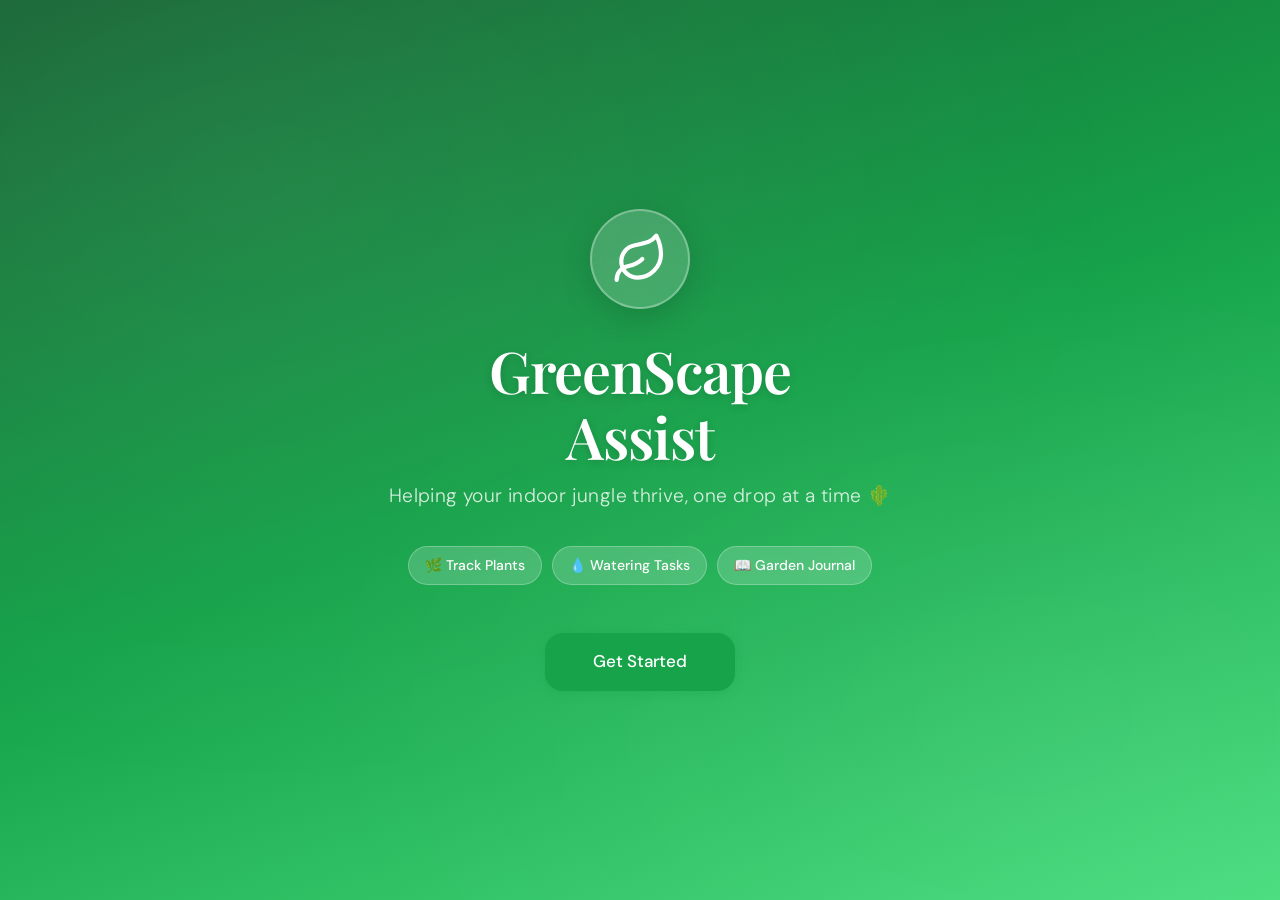
<file: index.html>
<!DOCTYPE html>
<html lang="en">
<head>
  <meta charset="UTF-8" />
  <meta name="viewport" content="width=device-width, initial-scale=1.0" />
  <title>GreenScape Assist – Where Gardens Flourish</title>
  <link rel="stylesheet" href="styles/main.css" />
  <link rel="preconnect" href="https://fonts.googleapis.com">
  <link href="https://fonts.googleapis.com/css2?family=Playfair+Display:wght@400;600&family=DM+Sans:wght@300;400;500&display=swap" rel="stylesheet">
</head>
<body class="welcome-page">

  <div class="welcome-bg">
    <div class="leaf-pattern"></div>
  </div>

  <main class="welcome-container">
    <div class="welcome-content">
      <div class="logo-circle">
        <svg width="56" height="56" viewBox="0 0 24 24" fill="none" stroke="white" stroke-width="1.8" stroke-linecap="round" stroke-linejoin="round">
          <path d="M11 20A7 7 0 0 1 9.8 6.1C15.5 5 17 4.48 19 2c1 2 2 4.18 2 8 0 5.5-4.78 10-10 10z"/>
          <path d="M2 21c0-3 1.85-5.36 5.08-6C9.5 14.52 12 13 13 12"/>
        </svg>
      </div>

      <h1 class="welcome-title">GreenScape<br>Assist</h1>
      <p class="welcome-tagline">Helping your indoor jungle thrive, one drop at a time 🌵</p>

      <div class="welcome-features">
        <div class="feature-pill">🌿 Track Plants</div>
        <div class="feature-pill">💧 Watering Tasks</div>
        <div class="feature-pill">📖 Garden Journal</div>
      </div>

      <a href="garden.html" class="btn-primary btn-large" onclick="localStorage.setItem('hasVisited','true')">
        Get Started
      </a>
    </div>
  </main>

  <script>
    /* REDIRECT REMOVED FOR MAINTENANCE: 
       We commented this out so the welcome page stays visible.
    
    if (localStorage.getItem('hasVisited')) {
      window.location.href = 'garden.html';
    }
    */
  </script>
</body>
</html>
</file>
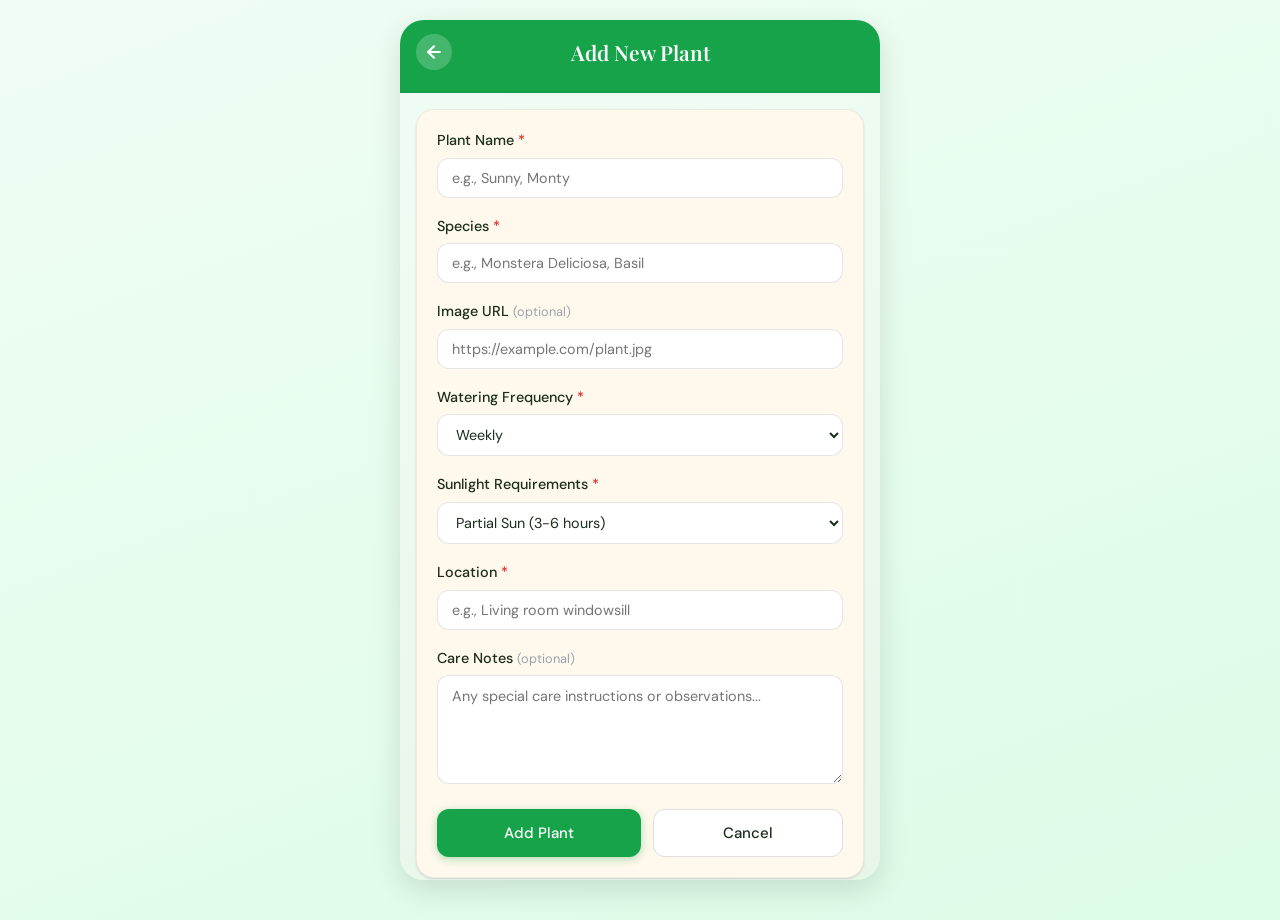
<file: add-plant.html>
<!DOCTYPE html>
<html lang="en">
<head>
  <meta charset="UTF-8" />
  <meta name="viewport" content="width=device-width, initial-scale=1.0" />
  <title>Add Plant – GreenScape Assist</title>
  <link rel="stylesheet" href="styles/main.css" />
  <link rel="preconnect" href="https://fonts.googleapis.com">
  <link href="https://fonts.googleapis.com/css2?family=Playfair+Display:wght@400;600&family=DM+Sans:wght@300;400;500&display=swap" rel="stylesheet">
</head>
<body class="app-page">

  <div class="app-shell">
    <header class="app-header app-header--green">
      <div class="header-inner">
        <a href="garden.html" class="icon-btn icon-btn--white" aria-label="Back">
          <svg width="20" height="20" viewBox="0 0 24 24" fill="none" stroke="currentColor" stroke-width="2.5" stroke-linecap="round" stroke-linejoin="round"><path d="M19 12H5"/><path d="m12 19-7-7 7-7"/></svg>
        </a>
        <h1 class="header-title header-title--white">Add New Plant</h1>
        <div style="width:36px"></div>
      </div>
    </header>

    <main class="main-scroll">
      <div class="form-card">
        <div class="form-group">
          <label class="form-label" for="name">Plant Name <span class="required">*</span></label>
          <input class="form-input" type="text" id="name" placeholder="e.g., Sunny, Monty" />
        </div>

        <div class="form-group">
          <label class="form-label" for="species">Species <span class="required">*</span></label>
          <input class="form-input" type="text" id="species" placeholder="e.g., Monstera Deliciosa, Basil" />
        </div>

        <div class="form-group">
          <label class="form-label" for="image">Image URL <span class="optional">(optional)</span></label>
          <input class="form-input" type="url" id="image" placeholder="https://example.com/plant.jpg" />
        </div>

        <div class="form-group">
          <label class="form-label" for="wateringFrequency">Watering Frequency <span class="required">*</span></label>
          <select class="form-input form-select" id="wateringFrequency">
            <option value="1">Daily</option>
            <option value="2">Every 2 days</option>
            <option value="3">Every 3 days</option>
            <option value="7" selected>Weekly</option>
            <option value="14">Every 2 weeks</option>
            <option value="21">Every 3 weeks</option>
            <option value="30">Monthly</option>
          </select>
        </div>

        <div class="form-group">
          <label class="form-label" for="sunlight">Sunlight Requirements <span class="required">*</span></label>
          <select class="form-input form-select" id="sunlight">
            <option value="full">Full Sun (6+ hours)</option>
            <option value="partial" selected>Partial Sun (3-6 hours)</option>
            <option value="shade">Shade (Less than 3 hours)</option>
          </select>
        </div>

        <div class="form-group">
          <label class="form-label" for="location">Location <span class="required">*</span></label>
          <input class="form-input" type="text" id="location" placeholder="e.g., Living room windowsill" />
        </div>

        <div class="form-group">
          <label class="form-label" for="notes">Care Notes <span class="optional">(optional)</span></label>
          <textarea class="form-input form-textarea" id="notes" placeholder="Any special care instructions or observations..." rows="4"></textarea>
        </div>

        <div class="btn-row mt-4">
          <button class="btn-primary flex-1" onclick="submitPlant()">Add Plant</button>
          <a href="garden.html" class="btn-outline flex-1 text-center">Cancel</a>
        </div>
      </div>
    </main>
  </div>

  <script src="scripts/data.js"></script>
  <script>
    function submitPlant() {
      const name = document.getElementById('name').value.trim();
      const species = document.getElementById('species').value.trim();
      const location = document.getElementById('location').value.trim();

      if (!name || !species || !location) {
        showToast('Please fill in all required fields', 'error');
        return;
      }

      const plant = {
        id: Date.now().toString(),
        name,
        species,
        image: document.getElementById('image').value.trim() ||
          'https://images.unsplash.com/photo-1416879595882-3373a0480b5b?w=400',
        wateringFrequency: parseInt(document.getElementById('wateringFrequency').value),
        sunlight: document.getElementById('sunlight').value,
        location,
        notes: document.getElementById('notes').value.trim(),
        lastWatered: new Date().toISOString(),
      };

      addPlant(plant);
      showToast(`${name} added to your garden! 🌱`);
      setTimeout(() => window.location.href = 'garden.html', 900);
    }
  </script>
</body>
</html>
</file>
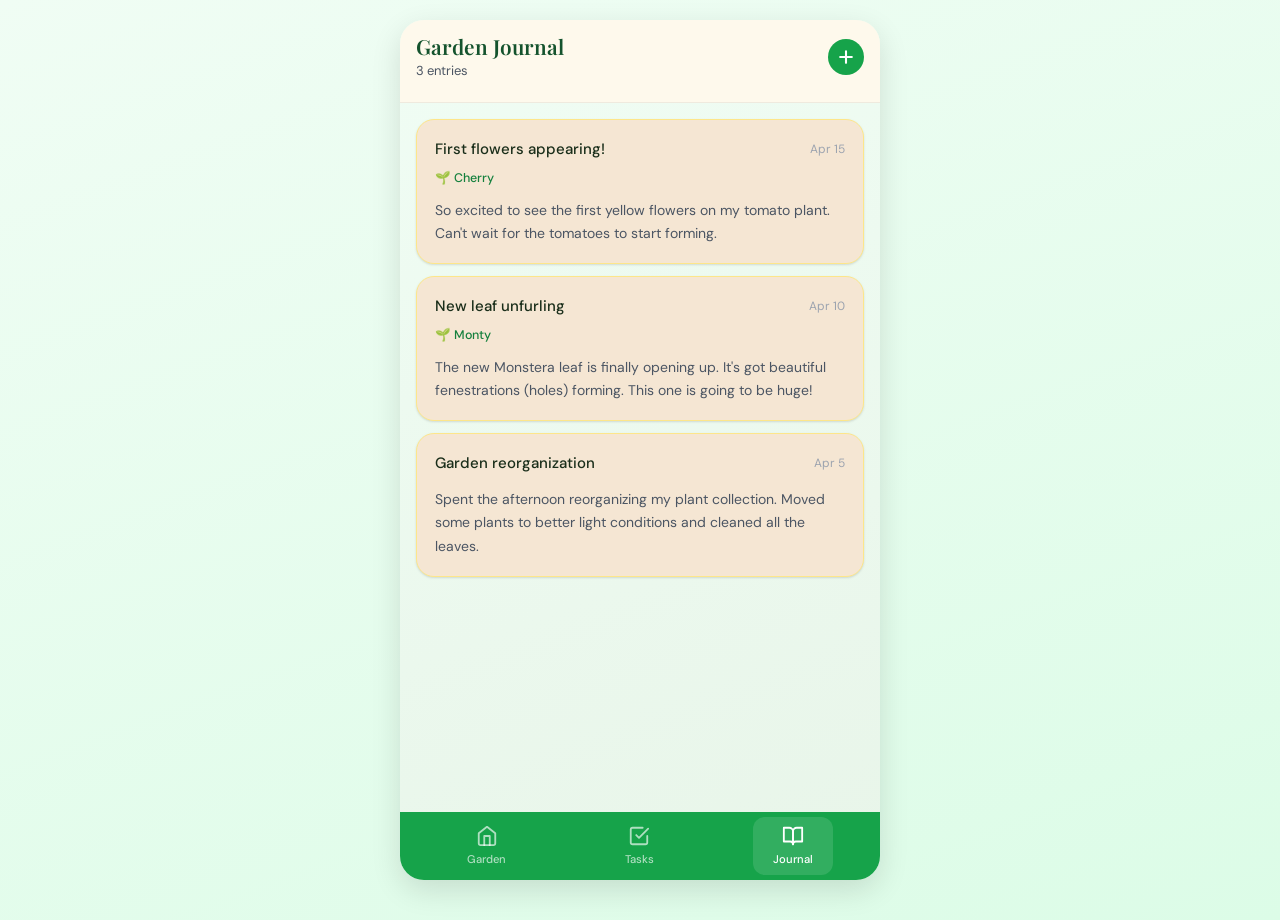
<file: journal.html>
<!DOCTYPE html>
<html lang="en">
<head>
  <meta charset="UTF-8" />
  <meta name="viewport" content="width=device-width, initial-scale=1.0" />
  <title>Journal – GreenScape Assist</title>
  <link rel="stylesheet" href="styles/main.css" />
  <link rel="preconnect" href="https://fonts.googleapis.com">
  <link href="https://fonts.googleapis.com/css2?family=Playfair+Display:wght@400;600&family=DM+Sans:wght@300;400;500&display=swap" rel="stylesheet">
</head>
<body class="app-page">

  <div class="app-shell">
    <header class="app-header">
      <div class="header-inner">
        <div>
          <h1 class="header-title">Garden Journal</h1>
          <p class="header-sub" id="entryCount"></p>
        </div>
        <button class="icon-btn icon-btn--green" onclick="openModal()" aria-label="New entry">
          <svg width="20" height="20" viewBox="0 0 24 24" fill="none" stroke="white" stroke-width="2.5" stroke-linecap="round"><path d="M12 5v14M5 12h14"/></svg>
        </button>
      </div>
    </header>

    <main class="main-scroll">
      <div id="entryList" class="entry-list"></div>
    </main>

    <!-- Bottom Nav -->
    <nav class="bottom-nav">
      <a href="garden.html" class="nav-item">
        <svg width="22" height="22" viewBox="0 0 24 24" fill="none" stroke="currentColor" stroke-width="2" stroke-linecap="round" stroke-linejoin="round"><path d="m3 9 9-7 9 7v11a2 2 0 0 1-2 2H5a2 2 0 0 1-2-2z"/><polyline points="9 22 9 12 15 12 15 22"/></svg>
        <span>Garden</span>
      </a>
      <a href="tasks.html" class="nav-item">
        <svg width="22" height="22" viewBox="0 0 24 24" fill="none" stroke="currentColor" stroke-width="2" stroke-linecap="round" stroke-linejoin="round"><path d="M9 11l3 3L22 4"/><path d="M21 12v7a2 2 0 0 1-2 2H5a2 2 0 0 1-2-2V5a2 2 0 0 1 2-2h11"/></svg>
        <span>Tasks</span>
      </a>
      <a href="journal.html" class="nav-item active">
        <svg width="22" height="22" viewBox="0 0 24 24" fill="none" stroke="currentColor" stroke-width="2" stroke-linecap="round" stroke-linejoin="round"><path d="M2 3h6a4 4 0 0 1 4 4v14a3 3 0 0 0-3-3H2z"/><path d="M22 3h-6a4 4 0 0 0-4 4v14a3 3 0 0 1 3-3h7z"/></svg>
        <span>Journal</span>
      </a>
    </nav>
  </div>

  <!-- Modal -->
  <div class="modal-backdrop hidden" id="modalBackdrop" onclick="closeModal()"></div>
  <div class="modal hidden" id="modal">
    <div class="modal-header">
      <h2 class="modal-title">New Journal Entry</h2>
      <button class="icon-btn" onclick="closeModal()">✕</button>
    </div>
    <div class="form-group">
      <label class="form-label" for="entryTitle">Title <span class="required">*</span></label>
      <input class="form-input" type="text" id="entryTitle" placeholder="What's happening in your garden?" />
    </div>
    <div class="form-group">
      <label class="form-label" for="entryPlant">Related Plant <span class="optional">(optional)</span></label>
      <select class="form-input form-select" id="entryPlant">
        <option value="">None</option>
      </select>
    </div>
    <div class="form-group">
      <label class="form-label" for="entryContent">Entry <span class="required">*</span></label>
      <textarea class="form-input form-textarea" id="entryContent" rows="5" placeholder="Write about your observations, progress, or ideas..."></textarea>
    </div>
    <div class="btn-row mt-4">
      <button class="btn-primary flex-1" onclick="submitEntry()">Save Entry</button>
      <button class="btn-outline flex-1" onclick="closeModal()">Cancel</button>
    </div>
  </div>

  <script src="scripts/data.js"></script>
  <script>
    function renderEntries() {
      const entries = getJournalEntries();
      document.getElementById('entryCount').textContent =
        `${entries.length} entr${entries.length !== 1 ? 'ies' : 'y'}`;

      const container = document.getElementById('entryList');
      if (!entries.length) {
        container.innerHTML = `<div class="empty-card">
          <div class="empty-emoji">🌿</div>
          <p>No journal entries yet</p>
          <p class="empty-sub">Start documenting your gardening journey!</p>
        </div>`;
        return;
      }

      container.innerHTML = entries.map(entry => {
        const date = new Date(entry.date).toLocaleDateString('en-US', { month: 'short', day: 'numeric' });
        const plantBadge = entry.plantName
          ? `<span class="plant-tag">🌱 ${entry.plantName}</span>` : '';
        return `<div class="journal-card">
          <div class="journal-card-header">
            <div>
              <h3 class="journal-title">${entry.title}</h3>
              ${plantBadge}
            </div>
            <span class="journal-date">${date}</span>
          </div>
          <p class="journal-content">${entry.content}</p>
        </div>`;
      }).join('');
    }

    function openModal() {
      // Populate plant selector
      const select = document.getElementById('entryPlant');
      select.innerHTML = '<option value="">None</option>' +
        getPlants().map(p => `<option value="${p.id}" data-name="${p.name}">${p.name}</option>`).join('');
      document.getElementById('modal').classList.remove('hidden');
      document.getElementById('modalBackdrop').classList.remove('hidden');
    }

    function closeModal() {
      document.getElementById('modal').classList.add('hidden');
      document.getElementById('modalBackdrop').classList.add('hidden');
      document.getElementById('entryTitle').value = '';
      document.getElementById('entryContent').value = '';
      document.getElementById('entryPlant').value = '';
    }

    function submitEntry() {
      const title = document.getElementById('entryTitle').value.trim();
      const content = document.getElementById('entryContent').value.trim();
      if (!title || !content) {
        showToast('Please fill in all required fields', 'error');
        return;
      }
      const plantSelect = document.getElementById('entryPlant');
      const plantId = plantSelect.value;
      const plantName = plantId ? plantSelect.options[plantSelect.selectedIndex].dataset.name : undefined;

      addJournalEntry({
        id: Date.now().toString(),
        date: new Date().toISOString(),
        title, content, plantId: plantId || undefined, plantName
      });
      showToast('Journal entry saved! 📖');
      closeModal();
      renderEntries();
    }

    renderEntries();
  </script>
</body>
</html>
</file>
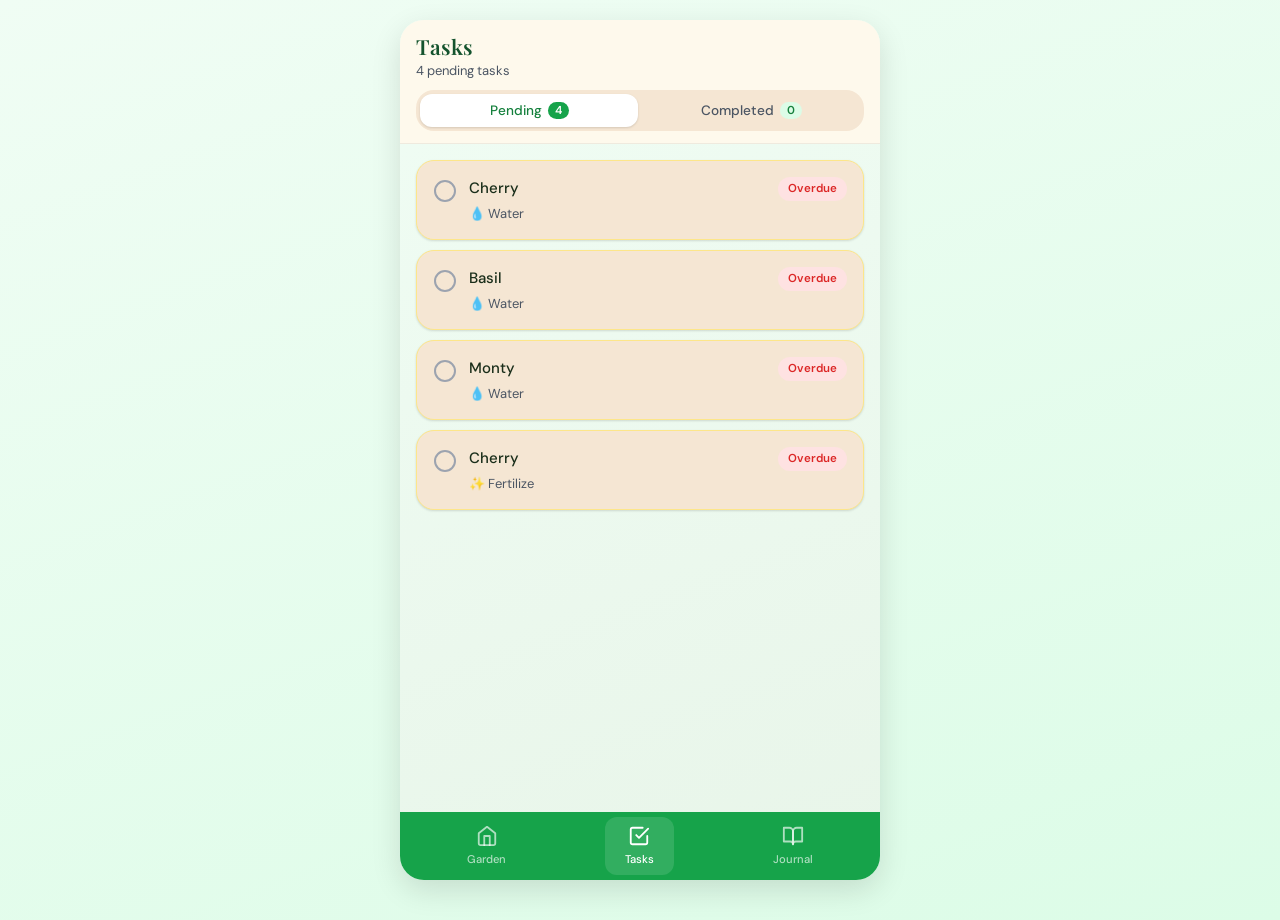
<file: tasks.html>
<!DOCTYPE html>
<html lang="en">
<head>
  <meta charset="UTF-8" />
  <meta name="viewport" content="width=device-width, initial-scale=1.0" />
  <title>Tasks – GreenScape Assist</title>
  <link rel="stylesheet" href="styles/main.css" />
  <link rel="preconnect" href="https://fonts.googleapis.com">
  <link href="https://fonts.googleapis.com/css2?family=Playfair+Display:wght@400;600&family=DM+Sans:wght@300;400;500&display=swap" rel="stylesheet">
</head>
<body class="app-page">

  <div class="app-shell">
    <header class="app-header">
      <div class="header-inner">
        <div>
          <h1 class="header-title">Tasks</h1>
          <p class="header-sub" id="taskCount">Loading...</p>
        </div>
      </div>
      <!-- Tabs -->
      <div class="tab-bar">
        <button class="tab-btn active" id="tabPending" onclick="switchTab('pending')">
          Pending <span class="tab-count" id="pendingCount">0</span>
        </button>
        <button class="tab-btn" id="tabCompleted" onclick="switchTab('completed')">
          Completed <span class="tab-count" id="completedCount">0</span>
        </button>
      </div>
    </header>

    <main class="main-scroll">
      <div id="taskList" class="task-list"></div>
    </main>

    <!-- Bottom Nav -->
    <nav class="bottom-nav">
      <a href="garden.html" class="nav-item">
        <svg width="22" height="22" viewBox="0 0 24 24" fill="none" stroke="currentColor" stroke-width="2" stroke-linecap="round" stroke-linejoin="round"><path d="m3 9 9-7 9 7v11a2 2 0 0 1-2 2H5a2 2 0 0 1-2-2z"/><polyline points="9 22 9 12 15 12 15 22"/></svg>
        <span>Garden</span>
      </a>
      <a href="tasks.html" class="nav-item active">
        <svg width="22" height="22" viewBox="0 0 24 24" fill="none" stroke="currentColor" stroke-width="2" stroke-linecap="round" stroke-linejoin="round"><path d="M9 11l3 3L22 4"/><path d="M21 12v7a2 2 0 0 1-2 2H5a2 2 0 0 1-2-2V5a2 2 0 0 1 2-2h11"/></svg>
        <span>Tasks</span>
      </a>
      <a href="journal.html" class="nav-item">
        <svg width="22" height="22" viewBox="0 0 24 24" fill="none" stroke="currentColor" stroke-width="2" stroke-linecap="round" stroke-linejoin="round"><path d="M2 3h6a4 4 0 0 1 4 4v14a3 3 0 0 0-3-3H2z"/><path d="M22 3h-6a4 4 0 0 0-4 4v14a3 3 0 0 1 3-3h7z"/></svg>
        <span>Journal</span>
      </a>
    </nav>
  </div>

  <script src="scripts/data.js"></script>
  <script>
    let currentTab = 'pending';

    const taskIcons = {
      water: '💧', fertilize: '✨', prune: '✂️', repot: '📦'
    };

    function formatDate(dateStr) {
      const d = new Date(dateStr);
      const today = new Date();
      const tomorrow = new Date(today); tomorrow.setDate(today.getDate() + 1);
      if (d.toDateString() === today.toDateString()) return 'Today';
      if (d.toDateString() === tomorrow.toDateString()) return 'Tomorrow';
      if (d < today) return 'Overdue';
      return d.toLocaleDateString('en-US', { month: 'short', day: 'numeric' });
    }

    function isOverdue(dateStr) {
      const d = new Date(dateStr);
      const today = new Date();
      return d < today && d.toDateString() !== today.toDateString();
    }

    function renderTasks() {
      const tasks = getTasks();
      const pending = tasks.filter(t => !t.completed);
      const completed = tasks.filter(t => t.completed);

      document.getElementById('pendingCount').textContent = pending.length;
      document.getElementById('completedCount').textContent = completed.length;
      document.getElementById('taskCount').textContent =
        `${pending.length} pending task${pending.length !== 1 ? 's' : ''}`;

      const list = currentTab === 'pending' ? pending : completed;
      const sorted = [...list].sort((a, b) => new Date(a.dueDate) - new Date(b.dueDate));

      const container = document.getElementById('taskList');
      if (!sorted.length) {
        container.innerHTML = `<div class="empty-card">
          <div class="empty-emoji">${currentTab === 'pending' ? '✅' : '📋'}</div>
          <p>${currentTab === 'pending' ? 'All caught up! No pending tasks.' : 'No completed tasks yet.'}</p>
        </div>`;
        return;
      }

      container.innerHTML = sorted.map(task => {
        const overdue = isOverdue(task.dueDate);
        const badgeClass = overdue ? 'badge-danger' : 'badge-secondary';
        return `<div class="task-card ${task.completed ? 'task-done' : ''}">
          <button class="task-toggle" onclick="toggleTask('${task.id}', ${!task.completed})">
            ${task.completed
              ? '<svg width="24" height="24" viewBox="0 0 24 24" fill="none" stroke="#16a34a" stroke-width="2.2" stroke-linecap="round" stroke-linejoin="round"><path d="M22 11.08V12a10 10 0 1 1-5.93-9.14"/><polyline points="22 4 12 14.01 9 11.01"/></svg>'
              : '<svg width="24" height="24" viewBox="0 0 24 24" fill="none" stroke="#9ca3af" stroke-width="2" stroke-linecap="round"><circle cx="12" cy="12" r="10"/></svg>'
            }
          </button>
          <div class="task-body">
            <div class="task-header">
              <div>
                <p class="task-plant ${task.completed ? 'line-through' : ''}">${task.plantName}</p>
                <p class="task-type">${taskIcons[task.type] || '🌱'} ${task.type.charAt(0).toUpperCase() + task.type.slice(1)}</p>
              </div>
              <span class="badge ${badgeClass}">${formatDate(task.dueDate)}</span>
            </div>
          </div>
        </div>`;
      }).join('');
    }

    function toggleTask(id, completed) {
      updateTask(id, { completed });
      renderTasks();
    }

    function switchTab(tab) {
      currentTab = tab;
      document.getElementById('tabPending').classList.toggle('active', tab === 'pending');
      document.getElementById('tabCompleted').classList.toggle('active', tab === 'completed');
      renderTasks();
    }

    renderTasks();
  </script>
</body>
</html>
</file>
<file: styles/main.css>
/* ─── Google Fonts loaded in HTML ─────────────────────────────────────────── */

/* ─── CSS Variables ──────────────────────────────────────────────────────────*/
:root {
  --green-50:  #f0fdf4;
  --green-100: #dcfce7;
  --green-200: #bbf7d0;
  --green-500: #22c55e;
  --green-600: #16a34a;
  --green-700: #15803d;
  --green-800: #166534;
  --green-900: #14532d;

  --amber-50:  #fffbeb;
  --amber-100: #fef3c7;
  --amber-200: #fde68a;

  --cream:     #fef9ec;
  --parchment: #f5e6d3;

  --text-dark:   #1a2e1a;
  --text-mid:    #4b5563;
  --text-light:  #9ca3af;

  --radius-sm:  6px;
  --radius-md:  12px;
  --radius-lg:  18px;
  --radius-xl:  24px;
  --radius-full: 999px;

  --shadow-sm: 0 1px 3px rgba(0,0,0,.08), 0 1px 2px rgba(0,0,0,.06);
  --shadow-md: 0 4px 12px rgba(0,0,0,.10), 0 2px 4px rgba(0,0,0,.06);
  --shadow-lg: 0 10px 30px rgba(0,0,0,.12);

  --font-display: 'Playfair Display', Georgia, serif;
  --font-body:    'DM Sans', system-ui, sans-serif;

  --nav-h: 68px;
  --header-h: 70px;
}

/* ─── Reset & Base ───────────────────────────────────────────────────────────*/
*, *::before, *::after { box-sizing: border-box; margin: 0; padding: 0; }

html { font-size: 16px; -webkit-text-size-adjust: 100%; }

body {
  font-family: var(--font-body);
  font-weight: 400;
  color: var(--text-dark);
  background: var(--green-50);
  min-height: 100vh;
  line-height: 1.5;
}

a { text-decoration: none; color: inherit; }
button { cursor: pointer; border: none; background: none; font-family: inherit; }
img { display: block; max-width: 100%; }
input, select, textarea { font-family: inherit; }

/* ─── Welcome Page ───────────────────────────────────────────────────────────*/
.welcome-page {
  background: linear-gradient(160deg, #166534 0%, #16a34a 50%, #4ade80 100%);
  min-height: 100vh;
  display: flex;
  align-items: center;
  justify-content: center;
  overflow: hidden;
  position: relative;
}

.welcome-bg {
  position: fixed;
  inset: 0;
  pointer-events: none;
}

.leaf-pattern {
  position: absolute;
  inset: 0;
  background-image:
    radial-gradient(ellipse at 20% 20%, rgba(255,255,255,0.06) 0%, transparent 60%),
    radial-gradient(ellipse at 80% 80%, rgba(255,255,255,0.04) 0%, transparent 50%);
}

.welcome-container {
  position: relative;
  z-index: 1;
  display: flex;
  align-items: center;
  justify-content: center;
  min-height: 100vh;
  padding: 40px 24px;
  width: 100%;
}

.welcome-content {
  text-align: center;
  animation: fadeUp 0.8s ease both;
}

@keyframes fadeUp {
  from { opacity: 0; transform: translateY(24px); }
  to   { opacity: 1; transform: translateY(0); }
}

.logo-circle {
  width: 100px;
  height: 100px;
  background: rgba(255,255,255,0.18);
  border: 2px solid rgba(255,255,255,0.3);
  border-radius: 50%;
  display: flex;
  align-items: center;
  justify-content: center;
  margin: 0 auto 28px;
  backdrop-filter: blur(8px);
  box-shadow: 0 8px 32px rgba(0,0,0,0.15);
}

.welcome-title {
  font-family: var(--font-display);
  font-size: clamp(2.4rem, 8vw, 3.6rem);
  font-weight: 600;
  color: white;
  line-height: 1.15;
  letter-spacing: -0.02em;
  margin-bottom: 12px;
  text-shadow: 0 2px 8px rgba(0,0,0,0.15);
}

.welcome-tagline {
  font-size: 1.2rem;
  color: rgba(255,255,255,0.82);
  margin-bottom: 36px;
  font-weight: 300;
  letter-spacing: 0.02em;
}

.welcome-features {
  display: flex;
  flex-wrap: wrap;
  gap: 10px;
  justify-content: center;
  margin-bottom: 48px;
}

.feature-pill {
  background: rgba(255,255,255,0.18);
  border: 1px solid rgba(255,255,255,0.25);
  color: white;
  padding: 8px 16px;
  border-radius: var(--radius-full);
  font-size: 0.875rem;
  font-weight: 500;
  backdrop-filter: blur(4px);
}

/* ─── Buttons ────────────────────────────────────────────────────────────────*/
.btn-primary {
  display: inline-flex;
  align-items: center;
  justify-content: center;
  gap: 8px;
  background: var(--green-600);
  color: white;
  border-radius: var(--radius-md);
  padding: 12px 28px;
  font-size: 0.9375rem;
  font-weight: 500;
  transition: background 0.15s, transform 0.1s, box-shadow 0.15s;
  box-shadow: 0 2px 8px rgba(22,163,74,0.35);
  cursor: pointer;
  border: none;
  font-family: inherit;
  white-space: nowrap;
}

.btn-primary:hover {
  background: var(--green-700);
  box-shadow: 0 4px 16px rgba(22,163,74,0.4);
  transform: translateY(-1px);
}

.btn-primary:active { transform: translateY(0); }

.btn-large { padding: 16px 48px; font-size: 1.0625rem; border-radius: var(--radius-lg); }

.btn-outline {
  display: inline-flex;
  align-items: center;
  justify-content: center;
  gap: 8px;
  background: white;
  color: var(--text-dark);
  border: 1.5px solid rgba(0,0,0,0.12);
  border-radius: var(--radius-md);
  padding: 12px 20px;
  font-size: 0.9375rem;
  font-weight: 500;
  transition: background 0.15s, border-color 0.15s;
  cursor: pointer;
  font-family: inherit;
}

.btn-outline:hover { background: var(--green-50); border-color: var(--green-600); }

.btn-danger {
  display: inline-flex;
  align-items: center;
  justify-content: center;
  background: #dc2626;
  color: white;
  border-radius: var(--radius-md);
  padding: 12px 20px;
  font-size: 0.9375rem;
  font-weight: 500;
  cursor: pointer;
  border: none;
  font-family: inherit;
  transition: background 0.15s;
}

.btn-danger:hover { background: #b91c1c; }

.btn-full { width: 100%; }
.btn-row { display: flex; gap: 12px; }
.flex-1 { flex: 1; }
.mt-3 { margin-top: 12px; }
.mt-4 { margin-top: 16px; }

/* ─── App Shell ──────────────────────────────────────────────────────────────*/
.app-page {
  background: linear-gradient(160deg, var(--green-50) 0%, var(--green-100) 100%);
  min-height: 100vh;
}

.app-shell {
  display: flex;
  flex-direction: column;
  height: 100vh;
  max-width: 480px;
  margin: 0 auto;
  background: linear-gradient(160deg, var(--green-50) 0%, #e8f5e9 100%);
  position: relative;
  overflow: hidden;
}

/* ─── App Header ─────────────────────────────────────────────────────────────*/
.app-header {
  background: var(--cream);
  padding: 14px 16px 12px;
  border-bottom: 1px solid rgba(0,0,0,0.06);
  flex-shrink: 0;
  z-index: 10;
}

.app-header--green {
  background: var(--green-600);
}

.header-inner {
  display: flex;
  align-items: center;
  justify-content: space-between;
  margin-bottom: 10px;
}

.header-title {
  font-family: var(--font-display);
  font-size: 1.3rem;
  font-weight: 600;
  color: var(--green-900);
  line-height: 1.2;
}

.header-title--white { color: white; }

.header-sub {
  font-size: 0.8125rem;
  color: var(--text-mid);
  margin-top: 2px;
}

/* ─── Icon Buttons ───────────────────────────────────────────────────────────*/
.icon-btn {
  width: 36px;
  height: 36px;
  border-radius: 50%;
  display: flex;
  align-items: center;
  justify-content: center;
  background: rgba(0,0,0,0.06);
  color: var(--text-dark);
  transition: background 0.15s;
  border: none;
  cursor: pointer;
}

.icon-btn:hover { background: rgba(0,0,0,0.10); }
.icon-btn--white { background: rgba(255,255,255,0.2); color: white; }
.icon-btn--white:hover { background: rgba(255,255,255,0.3); }
.icon-btn--green { background: var(--green-600); color: white; }
.icon-btn--green:hover { background: var(--green-700); }

/* ─── Search Bar ─────────────────────────────────────────────────────────────*/
.search-bar {
  position: relative;
}

.search-icon {
  position: absolute;
  left: 12px;
  top: 50%;
  transform: translateY(-50%);
  color: var(--text-light);
  pointer-events: none;
}

.search-input {
  width: 100%;
  padding: 10px 12px 10px 40px;
  background: white;
  border: 1.5px solid rgba(0,0,0,0.08);
  border-radius: var(--radius-full);
  font-size: 0.9rem;
  color: var(--text-dark);
  outline: none;
  transition: border-color 0.15s;
}

.search-input:focus { border-color: var(--green-500); }

/* ─── Main Scroll Area ───────────────────────────────────────────────────────*/
.main-scroll {
  flex: 1;
  overflow-y: auto;
  padding: 16px;
  padding-bottom: calc(var(--nav-h) + 24px);
  -webkit-overflow-scrolling: touch;
}

.main-scroll.no-header { padding-top: 0; }

/* ─── Bottom Nav ─────────────────────────────────────────────────────────────*/
.bottom-nav {
  height: var(--nav-h);
  background: var(--green-600);
  display: flex;
  align-items: center;
  justify-content: space-around;
  padding: 0 8px;
  flex-shrink: 0;
  z-index: 10;
}

.nav-item {
  display: flex;
  flex-direction: column;
  align-items: center;
  gap: 4px;
  color: rgba(255,255,255,0.65);
  font-size: 0.7rem;
  font-weight: 500;
  padding: 8px 20px;
  border-radius: var(--radius-md);
  transition: color 0.15s, background 0.15s;
}

.nav-item:hover, .nav-item.active {
  color: white;
  background: rgba(255,255,255,0.12);
}

/* ─── FAB ────────────────────────────────────────────────────────────────────*/
.fab {
  position: fixed;
  bottom: calc(var(--nav-h) + 18px);
  right: 24px;
  width: 56px;
  height: 56px;
  border-radius: 50%;
  background: var(--green-600);
  color: white;
  display: flex;
  align-items: center;
  justify-content: center;
  box-shadow: 0 4px 16px rgba(22,163,74,0.45);
  z-index: 20;
  transition: background 0.15s, transform 0.15s, box-shadow 0.15s;
}

.fab:hover {
  background: var(--green-700);
  transform: scale(1.08);
  box-shadow: 0 6px 24px rgba(22,163,74,0.5);
}

/* ─── Plant Cards (Garden) ───────────────────────────────────────────────────*/
.plant-grid {
  display: grid;
  grid-template-columns: 1fr;
  gap: 12px;
}

.plant-card {
  background: var(--cream);
  border-radius: var(--radius-lg);
  overflow: hidden;
  display: flex;
  height: 120px;
  box-shadow: var(--shadow-sm);
  border: 1px solid rgba(0,0,0,0.04);
  transition: box-shadow 0.2s, transform 0.2s;
}

.plant-card:hover {
  box-shadow: var(--shadow-md);
  transform: translateY(-2px);
}

.plant-card-img {
  width: 120px;
  flex-shrink: 0;
  overflow: hidden;
}

.plant-card-img img {
  width: 100%;
  height: 100%;
  object-fit: cover;
}

.plant-card-body {
  flex: 1;
  padding: 14px 14px 14px 16px;
  display: flex;
  flex-direction: column;
  justify-content: space-between;
}

.plant-name {
  font-size: 1.0625rem;
  font-weight: 500;
  margin-bottom: 2px;
}

.plant-species {
  font-size: 0.8125rem;
  color: var(--text-mid);
  margin-bottom: 8px;
}

.plant-status {
  display: inline-flex;
  align-items: center;
  gap: 6px;
  font-size: 0.75rem;
  font-weight: 500;
  padding: 5px 12px;
  border-radius: var(--radius-full);
  width: fit-content;
}

.status-water  { background: #dbeafe; color: #1d4ed8; }
.status-healthy { background: #dcfce7; color: #15803d; }

/* ─── Empty State ────────────────────────────────────────────────────────────*/
.empty-state {
  text-align: center;
  color: var(--text-mid);
  padding: 64px 20px;
  font-size: 0.9375rem;
}

.empty-card {
  background: var(--parchment);
  border: 1px solid var(--amber-200);
  border-radius: var(--radius-lg);
  padding: 48px 24px;
  text-align: center;
  color: var(--text-mid);
}

.empty-emoji { font-size: 2.5rem; margin-bottom: 12px; }
.empty-sub { font-size: 0.8125rem; margin-top: 6px; }

/* ─── Plant Detail ───────────────────────────────────────────────────────────*/
.detail-hero {
  position: relative;
  height: 260px;
  overflow: hidden;
}

.detail-hero-img {
  width: 100%;
  height: 100%;
  object-fit: cover;
}

.back-btn {
  position: absolute;
  top: 14px;
  left: 14px;
  width: 40px;
  height: 40px;
  border-radius: 50%;
  background: rgba(255,255,255,0.9);
  display: flex;
  align-items: center;
  justify-content: center;
  box-shadow: var(--shadow-sm);
  color: var(--text-dark);
  transition: background 0.15s;
}

.back-btn:hover { background: white; }

.delete-btn {
  position: absolute;
  top: 14px;
  right: 14px;
  width: 40px;
  height: 40px;
  border-radius: 50%;
  background: rgba(255,255,255,0.9);
  display: flex;
  align-items: center;
  justify-content: center;
  box-shadow: var(--shadow-sm);
  cursor: pointer;
  border: none;
  transition: background 0.15s;
}

.delete-btn:hover { background: white; }

.detail-card {
  background: var(--parchment);
  border: 1px solid var(--amber-200);
  border-radius: var(--radius-lg);
  padding: 20px;
  box-shadow: var(--shadow-sm);
}

.detail-name {
  font-family: var(--font-display);
  font-size: 1.6rem;
  font-weight: 600;
  margin-bottom: 2px;
}

.detail-species {
  font-size: 0.9rem;
  color: var(--text-mid);
  margin-bottom: 20px;
}

.detail-stats { display: flex; flex-direction: column; gap: 14px; }

.stat-row {
  display: flex;
  align-items: center;
  gap: 14px;
}

.stat-icon {
  width: 36px;
  height: 36px;
  border-radius: 50%;
  display: flex;
  align-items: center;
  justify-content: center;
  font-size: 1rem;
  flex-shrink: 0;
}

.stat-blue   { background: #dbeafe; }
.stat-amber  { background: #fef3c7; }
.stat-green  { background: #dcfce7; }
.stat-purple { background: #f3e8ff; }

.stat-body { flex: 1; }
.stat-label { font-size: 0.75rem; color: var(--text-mid); }
.stat-value { font-size: 0.9rem; font-weight: 500; }

.card-section-title {
  font-family: var(--font-display);
  font-size: 1.1rem;
  font-weight: 600;
  margin-bottom: 10px;
}

.notes-text {
  font-size: 0.9rem;
  color: var(--text-mid);
  line-height: 1.6;
}

.delete-confirm {
  background: #fef2f2;
  border: 1px solid #fecaca;
  border-radius: var(--radius-lg);
  padding: 18px;
  font-size: 0.9rem;
  color: #7f1d1d;
  margin-top: 12px;
}

/* ─── Badges ─────────────────────────────────────────────────────────────────*/
.badge {
  display: inline-flex;
  align-items: center;
  padding: 3px 10px;
  border-radius: var(--radius-full);
  font-size: 0.72rem;
  font-weight: 600;
  white-space: nowrap;
}

.badge-danger    { background: #fee2e2; color: #dc2626; }
.badge-secondary { background: var(--green-100); color: var(--green-800); }

/* ─── Forms ──────────────────────────────────────────────────────────────────*/
.form-card {
  background: var(--cream);
  border: 1px solid rgba(0,0,0,0.06);
  border-radius: var(--radius-lg);
  padding: 20px;
  box-shadow: var(--shadow-sm);
}

.form-group { margin-bottom: 18px; }

.form-label {
  display: block;
  font-size: 0.9rem;
  font-weight: 500;
  margin-bottom: 6px;
  color: var(--text-dark);
}

.required { color: #dc2626; }
.optional { color: var(--text-light); font-weight: 400; font-size: 0.8rem; }

.form-input {
  width: 100%;
  padding: 10px 14px;
  background: white;
  border: 1.5px solid rgba(0,0,0,0.10);
  border-radius: var(--radius-md);
  font-size: 0.9rem;
  color: var(--text-dark);
  outline: none;
  transition: border-color 0.15s, box-shadow 0.15s;
  font-family: inherit;
}

.form-input:focus {
  border-color: var(--green-500);
  box-shadow: 0 0 0 3px rgba(34,197,94,0.1);
}

.form-select { cursor: pointer; }

.form-textarea {
  resize: vertical;
  min-height: 96px;
  line-height: 1.5;
}

/* ─── Tasks ──────────────────────────────────────────────────────────────────*/
.tab-bar {
  display: flex;
  gap: 4px;
  background: var(--parchment);
  border-radius: var(--radius-lg);
  padding: 4px;
}

.tab-btn {
  flex: 1;
  padding: 8px 12px;
  border-radius: var(--radius-md);
  font-size: 0.85rem;
  font-weight: 500;
  cursor: pointer;
  background: none;
  color: var(--text-mid);
  border: none;
  font-family: inherit;
  transition: background 0.15s, color 0.15s;
  display: flex;
  align-items: center;
  justify-content: center;
  gap: 6px;
}

.tab-btn.active {
  background: white;
  color: var(--green-700);
  box-shadow: var(--shadow-sm);
}

.tab-count {
  background: var(--green-100);
  color: var(--green-700);
  border-radius: var(--radius-full);
  padding: 1px 7px;
  font-size: 0.72rem;
  font-weight: 600;
}

.tab-btn.active .tab-count {
  background: var(--green-600);
  color: white;
}

.task-list { display: flex; flex-direction: column; gap: 10px; }

.task-card {
  background: var(--parchment);
  border: 1px solid var(--amber-200);
  border-radius: var(--radius-lg);
  padding: 16px;
  display: flex;
  align-items: flex-start;
  gap: 12px;
  box-shadow: var(--shadow-sm);
  transition: opacity 0.2s;
}

.task-done { opacity: 0.6; }

.task-toggle {
  margin-top: 2px;
  flex-shrink: 0;
  cursor: pointer;
  background: none;
  border: none;
  padding: 0;
  line-height: 0;
}

.task-body { flex: 1; }

.task-header {
  display: flex;
  align-items: flex-start;
  justify-content: space-between;
  gap: 8px;
}

.task-plant {
  font-size: 0.9375rem;
  font-weight: 500;
  margin-bottom: 4px;
}

.task-type {
  font-size: 0.8125rem;
  color: var(--text-mid);
}

.line-through { text-decoration: line-through; }

/* ─── Journal ────────────────────────────────────────────────────────────────*/
.entry-list { display: flex; flex-direction: column; gap: 12px; }

.journal-card {
  background: var(--parchment);
  border: 1px solid var(--amber-200);
  border-radius: var(--radius-lg);
  padding: 18px;
  box-shadow: var(--shadow-sm);
  animation: fadeUp 0.3s ease both;
}

.journal-card-header {
  display: flex;
  justify-content: space-between;
  align-items: flex-start;
  gap: 8px;
  margin-bottom: 10px;
}

.journal-title {
  font-size: 0.9375rem;
  font-weight: 500;
  margin-bottom: 4px;
}

.plant-tag {
  font-size: 0.78rem;
  color: var(--green-700);
  font-weight: 500;
}

.journal-date {
  font-size: 0.75rem;
  color: var(--text-light);
  white-space: nowrap;
  margin-top: 2px;
}

.journal-content {
  font-size: 0.875rem;
  color: var(--text-mid);
  line-height: 1.65;
}

/* ─── Modal ──────────────────────────────────────────────────────────────────*/
.modal-backdrop {
  position: fixed;
  inset: 0;
  background: rgba(0,0,0,0.45);
  z-index: 40;
  backdrop-filter: blur(2px);
}

.modal {
  position: fixed;
  left: 50%;
  top: 50%;
  transform: translate(-50%, -50%);
  width: calc(100% - 32px);
  max-width: 440px;
  background: var(--parchment);
  border-radius: var(--radius-xl);
  padding: 24px;
  z-index: 50;
  box-shadow: var(--shadow-lg);
  max-height: 90vh;
  overflow-y: auto;
  animation: modalIn 0.2s ease;
}

@keyframes modalIn {
  from { opacity: 0; transform: translate(-50%, -48%) scale(0.97); }
  to   { opacity: 1; transform: translate(-50%, -50%) scale(1); }
}

.modal-header {
  display: flex;
  align-items: center;
  justify-content: space-between;
  margin-bottom: 20px;
}

.modal-title {
  font-family: var(--font-display);
  font-size: 1.2rem;
  font-weight: 600;
}

.hidden { display: none !important; }

/* ─── Toast ──────────────────────────────────────────────────────────────────*/
.toast {
  position: fixed;
  bottom: calc(var(--nav-h) + 20px);
  left: 50%;
  transform: translateX(-50%) translateY(20px);
  background: #1a2e1a;
  color: white;
  padding: 12px 24px;
  border-radius: var(--radius-full);
  font-size: 0.875rem;
  font-weight: 500;
  z-index: 100;
  opacity: 0;
  transition: opacity 0.25s, transform 0.25s;
  box-shadow: var(--shadow-md);
  white-space: nowrap;
  pointer-events: none;
}

.toast-error { background: #7f1d1d; }

.toast-show {
  opacity: 1;
  transform: translateX(-50%) translateY(0);
}

/* ─── Scrollbar ──────────────────────────────────────────────────────────────*/
.main-scroll::-webkit-scrollbar { width: 4px; }
.main-scroll::-webkit-scrollbar-track { background: transparent; }
.main-scroll::-webkit-scrollbar-thumb { background: rgba(0,0,0,0.12); border-radius: 2px; }

/* ─── Responsive: desktop center ─────────────────────────────────────────────*/
@media (min-width: 520px) {
  .app-shell { border-radius: 24px; margin-top: 20px; margin-bottom: 20px; height: calc(100vh - 40px); box-shadow: var(--shadow-lg); }
  .fab { right: calc(50% - 240px + 24px); }
  .toast { bottom: calc(var(--nav-h) + 40px); }
}
</file>
